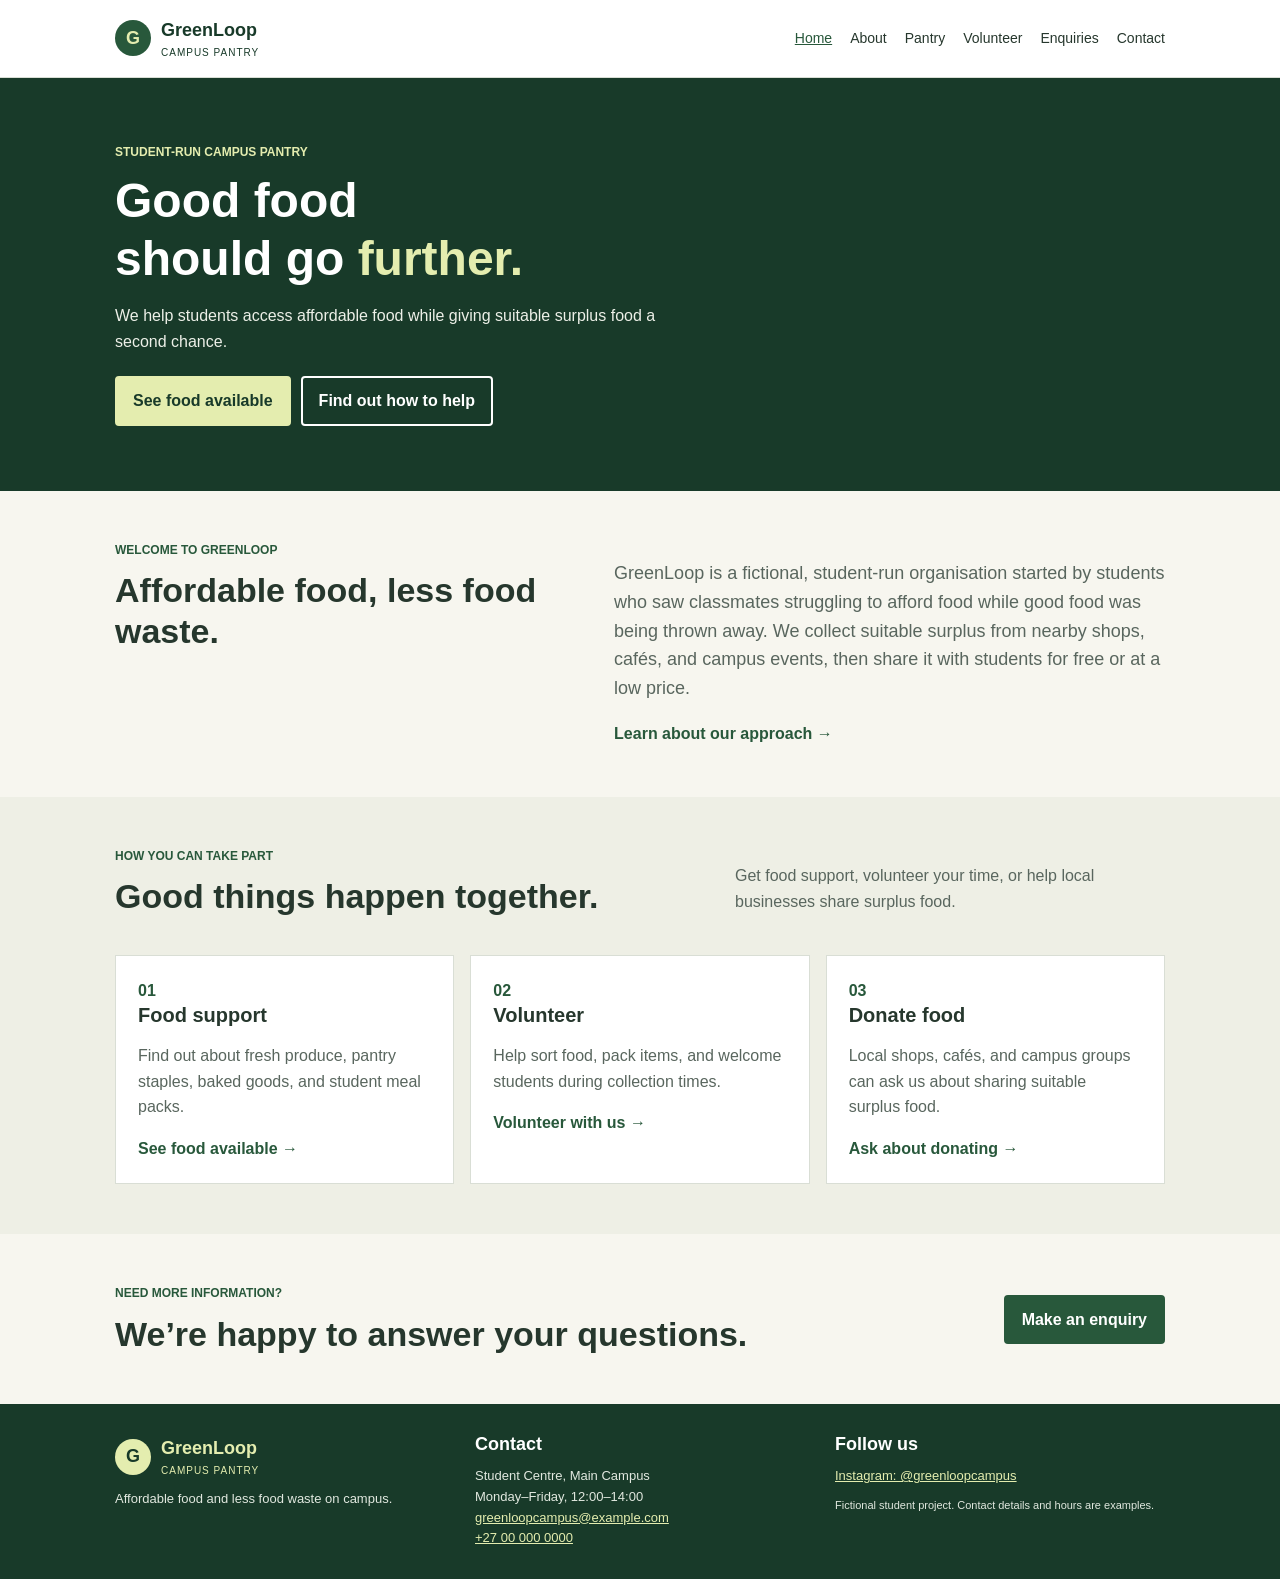
<file: index.html>
<!-- Home page for the GreenLoop Campus Pantry website. -->
<!DOCTYPE html>
<html lang="en">
<head>
  <meta charset="UTF-8">
  <meta name="viewport" content="width=device-width, initial-scale=1.0">
  <meta name="description" content="GreenLoop Campus Pantry helps students access affordable food and reduces unnecessary food waste.">
  <title>Home | GreenLoop Campus Pantry</title>
  <link rel="stylesheet" href="style.css">
</head>
<body>
  <a class="skip-link" href="#main">Skip to content</a>
  <!-- Shared site logo and navigation. -->
  <header class="site-header">
    <div class="container header-inner">
      <a class="brand" href="index.html" aria-label="Greenloop Campus Pantry home">
        <span class="brand-mark" aria-hidden="true">G</span>
        <span>GreenLoop<span class="brand-subtitle">Campus Pantry</span></span>
      </a>
      <nav class="site-nav" aria-label="Main navigation">
        <a href="index.html" aria-current="page">Home</a>
        <a href="about.html">About</a>
        <a href="products.html">Pantry</a>
        <a href="volunteer.html">Volunteer</a>
        <a href="enquiry.html">Enquiries</a>
        <a href="contact.html">Contact</a>
      </nav>
    </div>
  </header>
  <!-- Main content of the home page. -->
  <main id="main">
    <!-- Welcome message and main links. -->
    <section class="hero">
      <div class="container hero-content">
        <p class="eyebrow">Student-run campus pantry</p>
        <h1>Good food<br>should go <span>further.</span></h1>
        <p class="hero-copy">We help students access affordable food while giving suitable surplus food a second chance.</p>
        <div class="button-row">
          <a class="button button-light" href="products.html">See food available</a>
          <a class="button button-outline" href="enquiry.html">Find out how to help</a>
        </div>
      </div>
    </section>
    <!-- Short introduction to GreenLoop. -->
    <section class="section">
      <div class="container intro-grid">
        <div>
          <p class="eyebrow">Welcome to Greenloop</p>
          <h2>Affordable food, less food waste.</h2>
        </div>
        <div>
          <p class="lead">GreenLoop is a fictional, student-run organisation started by students who saw classmates struggling to afford food while good food was being thrown away. We collect suitable surplus from nearby shops, cafés, and campus events, then share it with students for free or at a low price.</p>
          <a class="text-link" href="about.html">Learn about our approach <span aria-hidden="true">→</span></a>
        </div>
      </div>
    </section>
    <!-- Quick links for visitors. -->
    <section class="section section-tint">
      <div class="container">
        <div class="section-heading">
          <div><p class="eyebrow">How you can take part</p><h2>Good things happen together.</h2></div>
          <p>Get food support, volunteer your time, or help local businesses share surplus food.</p>
        </div>
        <div class="card-grid">
          <article class="info-card"><span class="card-icon" aria-hidden="true">01</span><h3>Food support</h3><p>Find out about fresh produce, pantry staples, baked goods, and student meal packs.</p><a class="text-link" href="products.html">See food available <span aria-hidden="true">→</span></a></article>
          <article class="info-card"><span class="card-icon" aria-hidden="true">02</span><h3>Volunteer</h3><p>Help sort food, pack items, and welcome students during collection times.</p><a class="text-link" href="volunteer.html">Volunteer with us <span aria-hidden="true">→</span></a></article>
          <article class="info-card"><span class="card-icon" aria-hidden="true">03</span><h3>Donate food</h3><p>Local shops, cafés, and campus groups can ask us about sharing suitable surplus food.</p><a class="text-link" href="enquiry.html">Ask about donating <span aria-hidden="true">→</span></a></article>
        </div>
      </div>
    </section>
    <!-- Final link to the enquiry page. -->
    <section class="section cta-section">
      <div class="container cta-inner">
        <div><p class="eyebrow">Need more information?</p><h2>We’re happy to answer your questions.</h2></div>
        <a class="button button-dark" href="enquiry.html">Make an enquiry</a>
      </div>
    </section>
  </main>
  <!-- Shared contact information and project note. -->
  <footer class="site-footer">
    <div class="container footer-content">
      <div><a class="brand brand-footer" href="index.html"><span class="brand-mark" aria-hidden="true">G</span><span>GreenLoop<span class="brand-subtitle">Campus Pantry</span></span></a><p>Affordable food and less food waste on campus.</p></div>
      <div><h2>Contact</h2><address>Student Centre, Main Campus<br>Monday–Friday, 12:00–14:00<br><a href="mailto:greenloopcampus@example.com">greenloopcampus@example.com</a><br><a href="tel:+27000000000">+27 00 000 0000</a></address></div>
      <div><h2>Follow us</h2><p><a href="https://www.instagram.com/greenloopcampus" target="_blank" rel="noopener noreferrer">Instagram: @greenloopcampus</a></p><p class="footer-note">Fictional student project. Contact details and hours are examples.</p></div>
    </div>
  </footer>
</body>
</html>
</file>
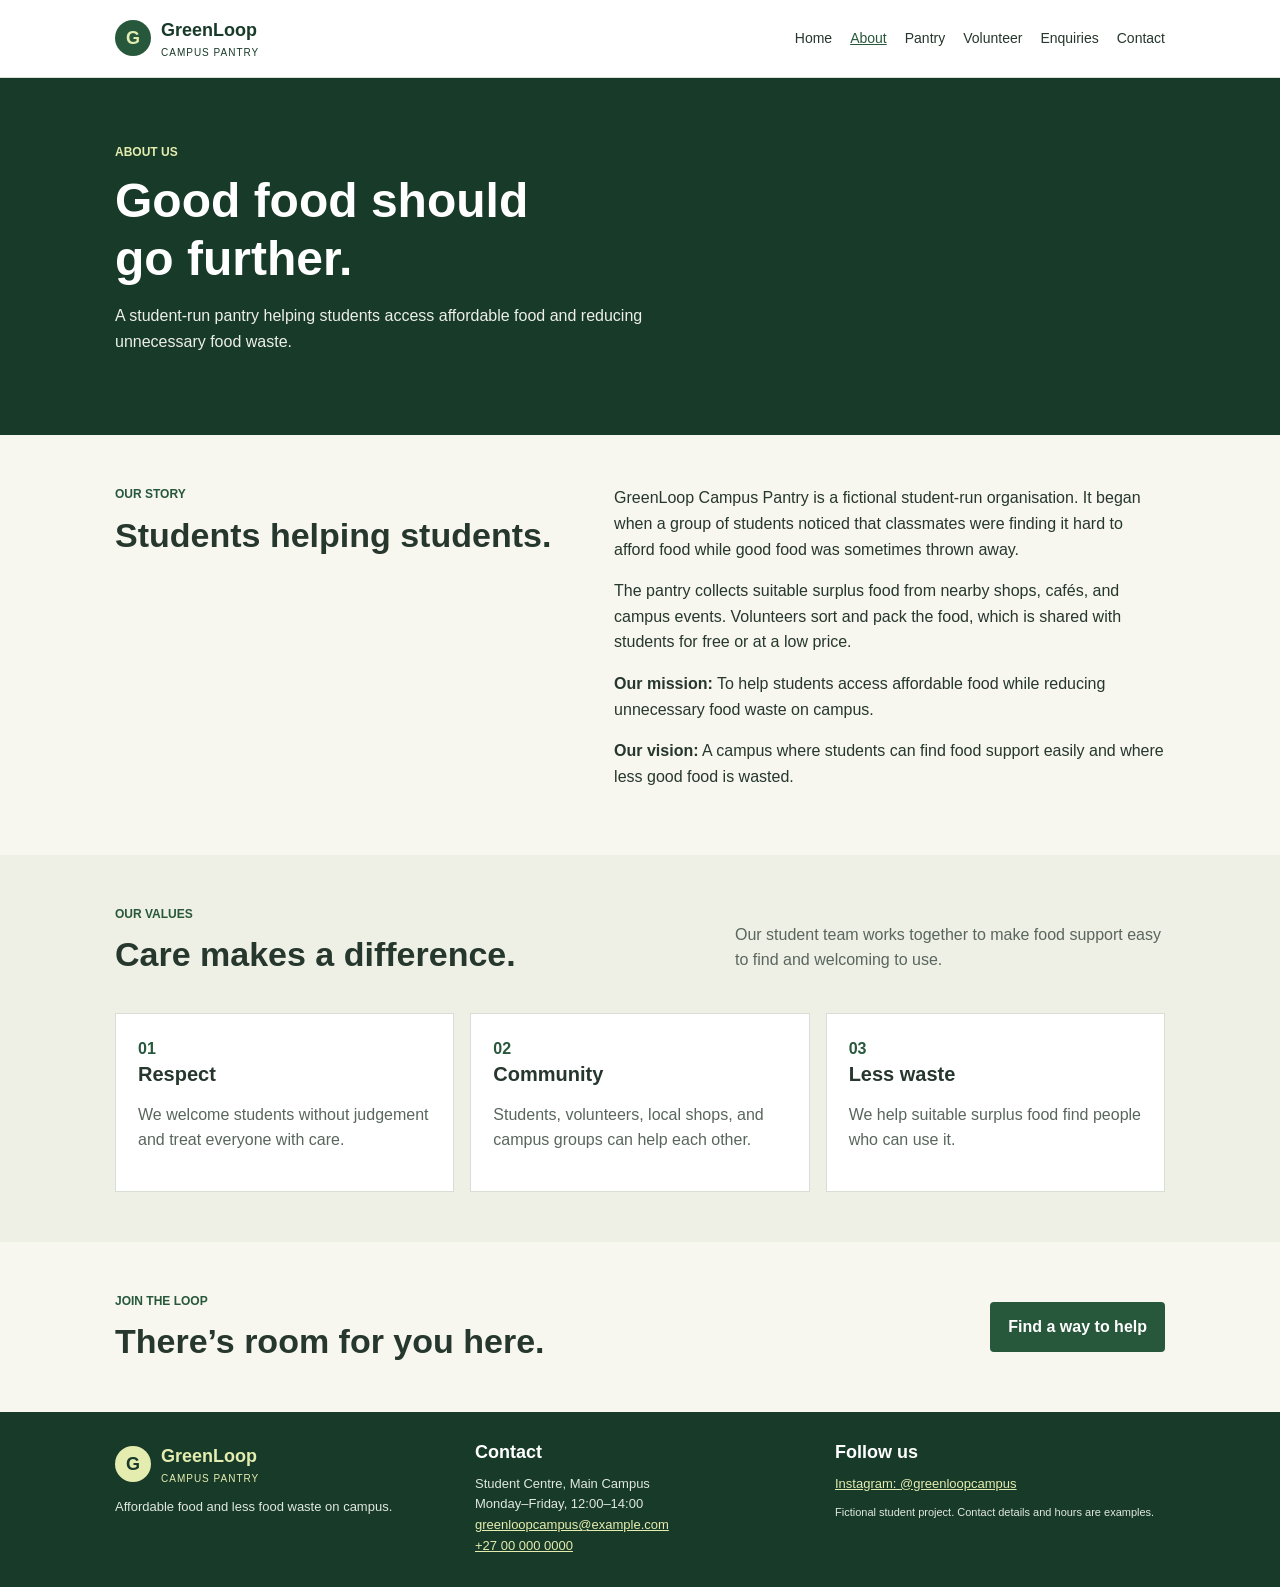
<file: about.html>
<!-- About page for the GreenLoop Campus Pantry website. -->
<!DOCTYPE html>
<html lang="en">
<head>
  <meta charset="UTF-8">
  <meta name="viewport" content="width=device-width, initial-scale=1.0">
  <meta name="description" content="Learn about GreenLoop Campus Pantry, its mission, and its vision for campus food support.">
  <title>About | GreenLoop Campus Pantry</title>
  <link rel="stylesheet" href="style.css">
</head>
<body>
  <a class="skip-link" href="#main">Skip to content</a>
  <!-- Shared site logo and navigation. -->
  <header class="site-header"><div class="container header-inner">
    <a class="brand" href="index.html" aria-label="GreenLoop Campus Pantry home"><span class="brand-mark" aria-hidden="true">G</span><span>GreenLoop<span class="brand-subtitle">Campus Pantry</span></span></a>
    <nav class="site-nav" aria-label="Main navigation"><a href="index.html">Home</a><a href="about.html" aria-current="page">About</a><a href="products.html">Pantry</a><a href="volunteer.html">Volunteer</a><a href="enquiry.html">Enquiries</a><a href="contact.html">Contact</a></nav>
  </div></header>
  <!-- Main information about GreenLoop. -->
  <main id="main">
    <!-- Page title and introduction. -->
    <section class="page-hero"><div class="container page-hero-inner"><p class="eyebrow">About us</p><h1>Good food should<br>go further.</h1><p>A student-run pantry helping students access affordable food and reducing unnecessary food waste.</p></div></section>
    <!-- Organisation history, mission, and vision. -->
    <section class="section"><div class="container story-grid">
      <div><p class="eyebrow">Our story</p><h2>Students helping students.</h2></div>
      <div class="prose"><p>GreenLoop Campus Pantry is a fictional student-run organisation. It began when a group of students noticed that classmates were finding it hard to afford food while good food was sometimes thrown away.</p><p>The pantry collects suitable surplus food from nearby shops, cafés, and campus events. Volunteers sort and pack the food, which is shared with students for free or at a low price.</p><p><strong>Our mission:</strong> To help students access affordable food while reducing unnecessary food waste on campus.</p><p><strong>Our vision:</strong> A campus where students can find food support easily and where less good food is wasted.</p></div>
    </div></section>
    <!-- Values that guide the pantry. -->
    <section class="section section-tint"><div class="container">
      <div class="section-heading"><div><p class="eyebrow">Our values</p><h2>Care makes a difference.</h2></div><p>Our student team works together to make food support easy to find and welcoming to use.</p></div>
      <div class="value-grid"><article class="value-card"><span class="value-number">01</span><h3>Respect</h3><p>We welcome students without judgement and treat everyone with care.</p></article><article class="value-card"><span class="value-number">02</span><h3>Community</h3><p>Students, volunteers, local shops, and campus groups can help each other.</p></article><article class="value-card"><span class="value-number">03</span><h3>Less waste</h3><p>We help suitable surplus food find people who can use it.</p></article></div>
    </div></section>
    <!-- Link to volunteer information. -->
    <section class="section"><div class="container cta-inner"><div><p class="eyebrow">Join the loop</p><h2>There’s room for you here.</h2></div><a class="button button-dark" href="volunteer.html">Find a way to help</a></div></section>
  </main>
  <!-- Shared contact information and project note. -->
  <footer class="site-footer">
    <div class="container footer-content">
      <div><a class="brand brand-footer" href="index.html"><span class="brand-mark" aria-hidden="true">G</span><span>GreenLoop<span class="brand-subtitle">Campus Pantry</span></span></a><p>Affordable food and less food waste on campus.</p></div>
      <div><h2>Contact</h2><address>Student Centre, Main Campus<br>Monday–Friday, 12:00–14:00<br><a href="mailto:greenloopcampus@example.com">greenloopcampus@example.com</a><br><a href="tel:+27000000000">+27 00 000 0000</a></address></div>
      <div><h2>Follow us</h2><p><a href="https://www.instagram.com/greenloopcampus" target="_blank" rel="noopener noreferrer">Instagram: @greenloopcampus</a></p><p class="footer-note">Fictional student project. Contact details and hours are examples.</p></div>
    </div>
  </footer>
</body>
</html>
</file>
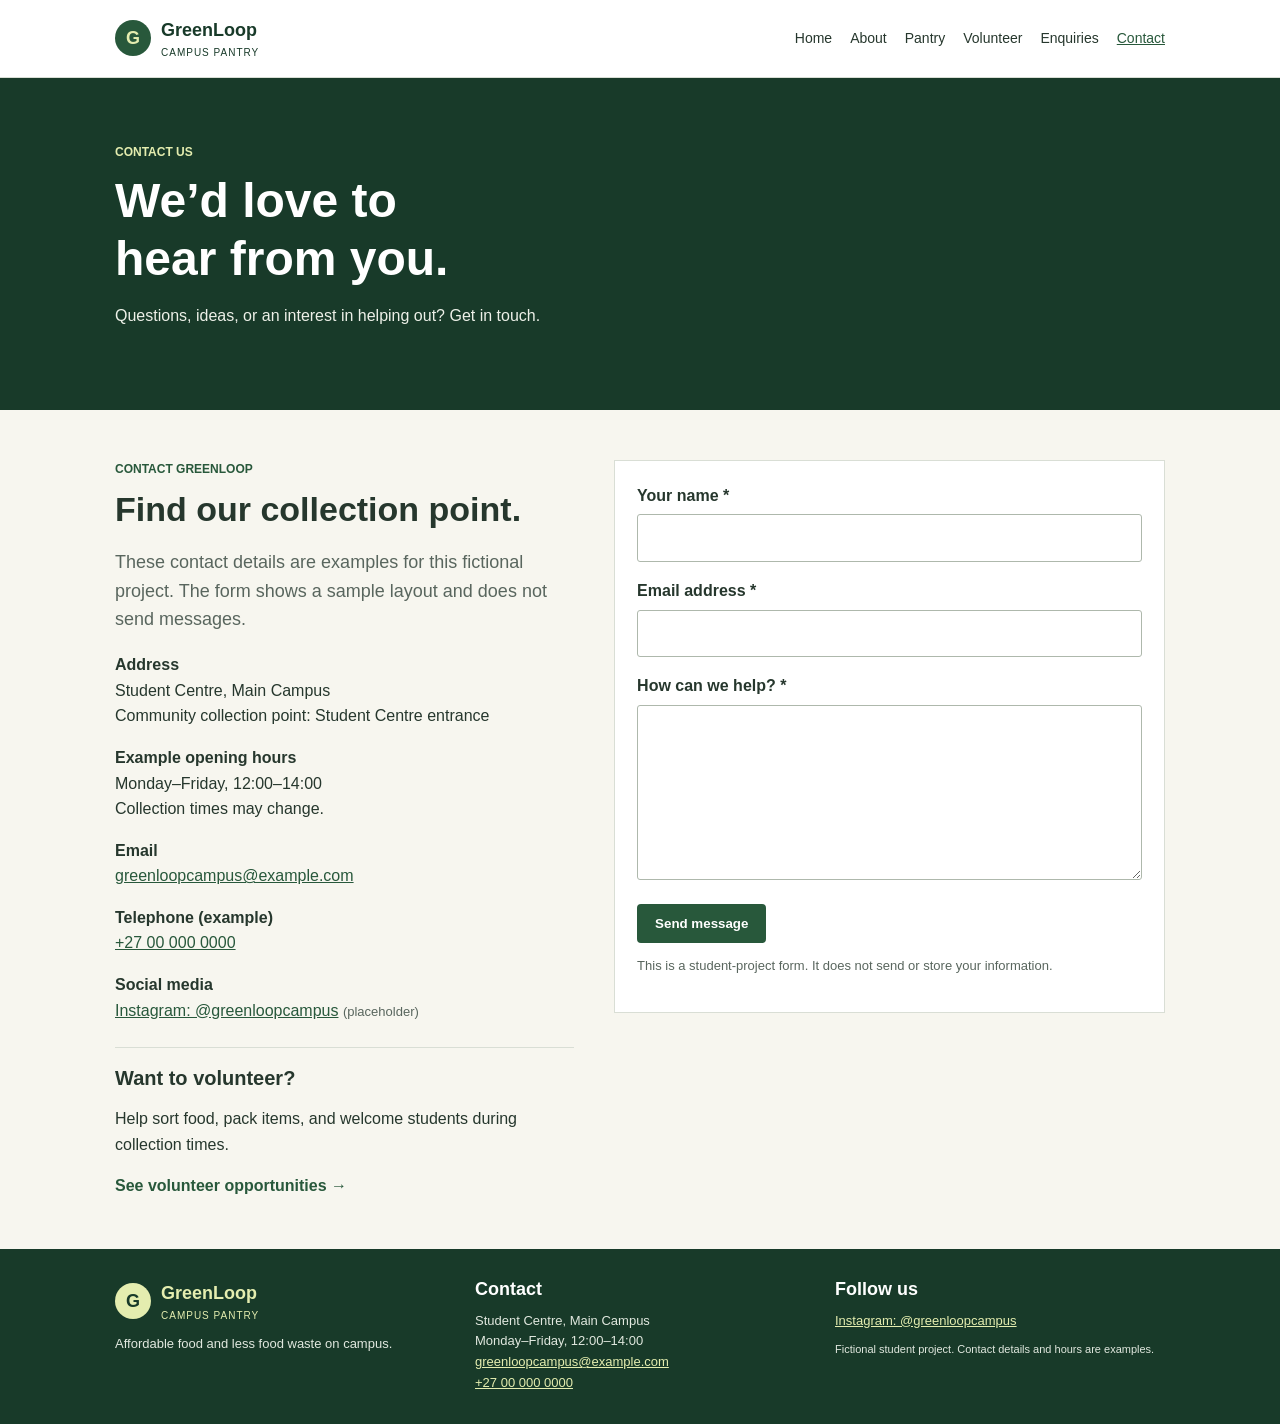
<file: contact.html>
<!-- Contact page with example details and a sample form. -->
<!DOCTYPE html>
<html lang="en">
<head>
  <meta charset="UTF-8">
  <meta name="viewport" content="width=device-width, initial-scale=1.0">
  <meta name="description" content="Contact the Greenloop Campus Pantry to ask a question or register your interest in volunteering.">
  <title>Contact | Greenloop Campus Pantry</title>
  <link rel="stylesheet" href="style.css">
</head>
<body>
  <a class="skip-link" href="#main">Skip to content</a>
  <!-- Shared site logo and navigation. -->
  <header class="site-header"><div class="container header-inner">
    <a class="brand" href="index.html" aria-label="GreenLoop Campus Pantry home"><span class="brand-mark" aria-hidden="true">G</span><span>GreenLoop<span class="brand-subtitle">Campus Pantry</span></span></a>
    <nav class="site-nav" aria-label="Main navigation"><a href="index.html">Home</a><a href="about.html">About</a><a href="products.html">Pantry</a><a href="volunteer.html">Volunteer</a><a href="enquiry.html">Enquiries</a><a href="contact.html" aria-current="page">Contact</a></nav>
  </div></header>
  <!-- Main contact information and form. -->
  <main id="main">
    <!-- Page title and contact details. -->
    <section class="page-hero"><div class="container page-hero-inner"><p class="eyebrow">Contact us</p><h1>We’d love to<br>hear from you.</h1><p>Questions, ideas, or an interest in helping out? Get in touch.</p></div></section>
    <section class="section"><div class="container contact-layout">
      <div><p class="eyebrow">Contact GreenLoop</p><h2>Find our collection point.</h2><p class="lead">These contact details are examples for this fictional project. The form shows a sample layout and does not send messages.</p>
        <!-- These are example details for the fictional project. -->
        <div class="contact-details">
          <p><strong>Address</strong><br>Student Centre, Main Campus<br>Community collection point: Student Centre entrance</p>
          <p><strong>Example opening hours</strong><br>Monday–Friday, 12:00–14:00<br>Collection times may change.</p>
          <p><strong>Email</strong><br><a href="mailto:greenloopcampus@example.com">greenloopcampus@example.com</a></p>
          <p><strong>Telephone (example)</strong><br><a href="tel:+27000000000">+27 00 000 0000</a></p>
          <p><strong>Social media</strong><br><a href="https://www.instagram.com/greenloopcampus" target="_blank" rel="noopener noreferrer">Instagram: @greenloopcampus</a> <span>(placeholder)</span></p>
        </div>
        <div class="contact-note"><h3>Want to volunteer?</h3><p>Help sort food, pack items, and welcome students during collection times.</p><a class="text-link" href="volunteer.html">See volunteer opportunities <span aria-hidden="true">→</span></a></div>
      </div>
      <!-- The demo form displays a message but does not send data. -->
      <form class="form-card" action="#" method="post" data-demo-form>
        <div class="field"><label for="contact-name">Your name <span aria-hidden="true">*</span></label><input id="contact-name" name="name" type="text" autocomplete="name" required></div>
        <div class="field"><label for="contact-email">Email address <span aria-hidden="true">*</span></label><input id="contact-email" name="email" type="email" autocomplete="email" required></div>
        <div class="field"><label for="contact-message">How can we help? <span aria-hidden="true">*</span></label><textarea id="contact-message" name="message" rows="6" required></textarea></div>
        <button class="button button-dark" type="submit">Send message</button>
        <p class="form-status" role="status" hidden></p>
        <p class="form-disclaimer">This is a student-project form. It does not send or store your information.</p>
      </form>
    </div></section>
  </main>
  <!-- Shared contact information and project note. -->
  <footer class="site-footer">
  <!-- Adds a confirmation message to demo forms. -->
    <div class="container footer-content">
      <div><a class="brand brand-footer" href="index.html"><span class="brand-mark" aria-hidden="true">G</span><span>GreenLoop<span class="brand-subtitle">Campus Pantry</span></span></a><p>Affordable food and less food waste on campus.</p></div>
      <div><h2>Contact</h2><address>Student Centre, Main Campus<br>Monday–Friday, 12:00–14:00<br><a href="mailto:greenloopcampus@example.com">greenloopcampus@example.com</a><br><a href="tel:+27000000000">+27 00 000 0000</a></address></div>
      <div><h2>Follow us</h2><p><a href="https://www.instagram.com/greenloopcampus" target="_blank" rel="noopener noreferrer">Instagram: @greenloopcampus</a></p><p class="footer-note">Fictional student project. Contact details and hours are examples.</p></div>
    </div>
  </footer>
  <script src="script.js" defer></script>
</body>
</html>
</file>
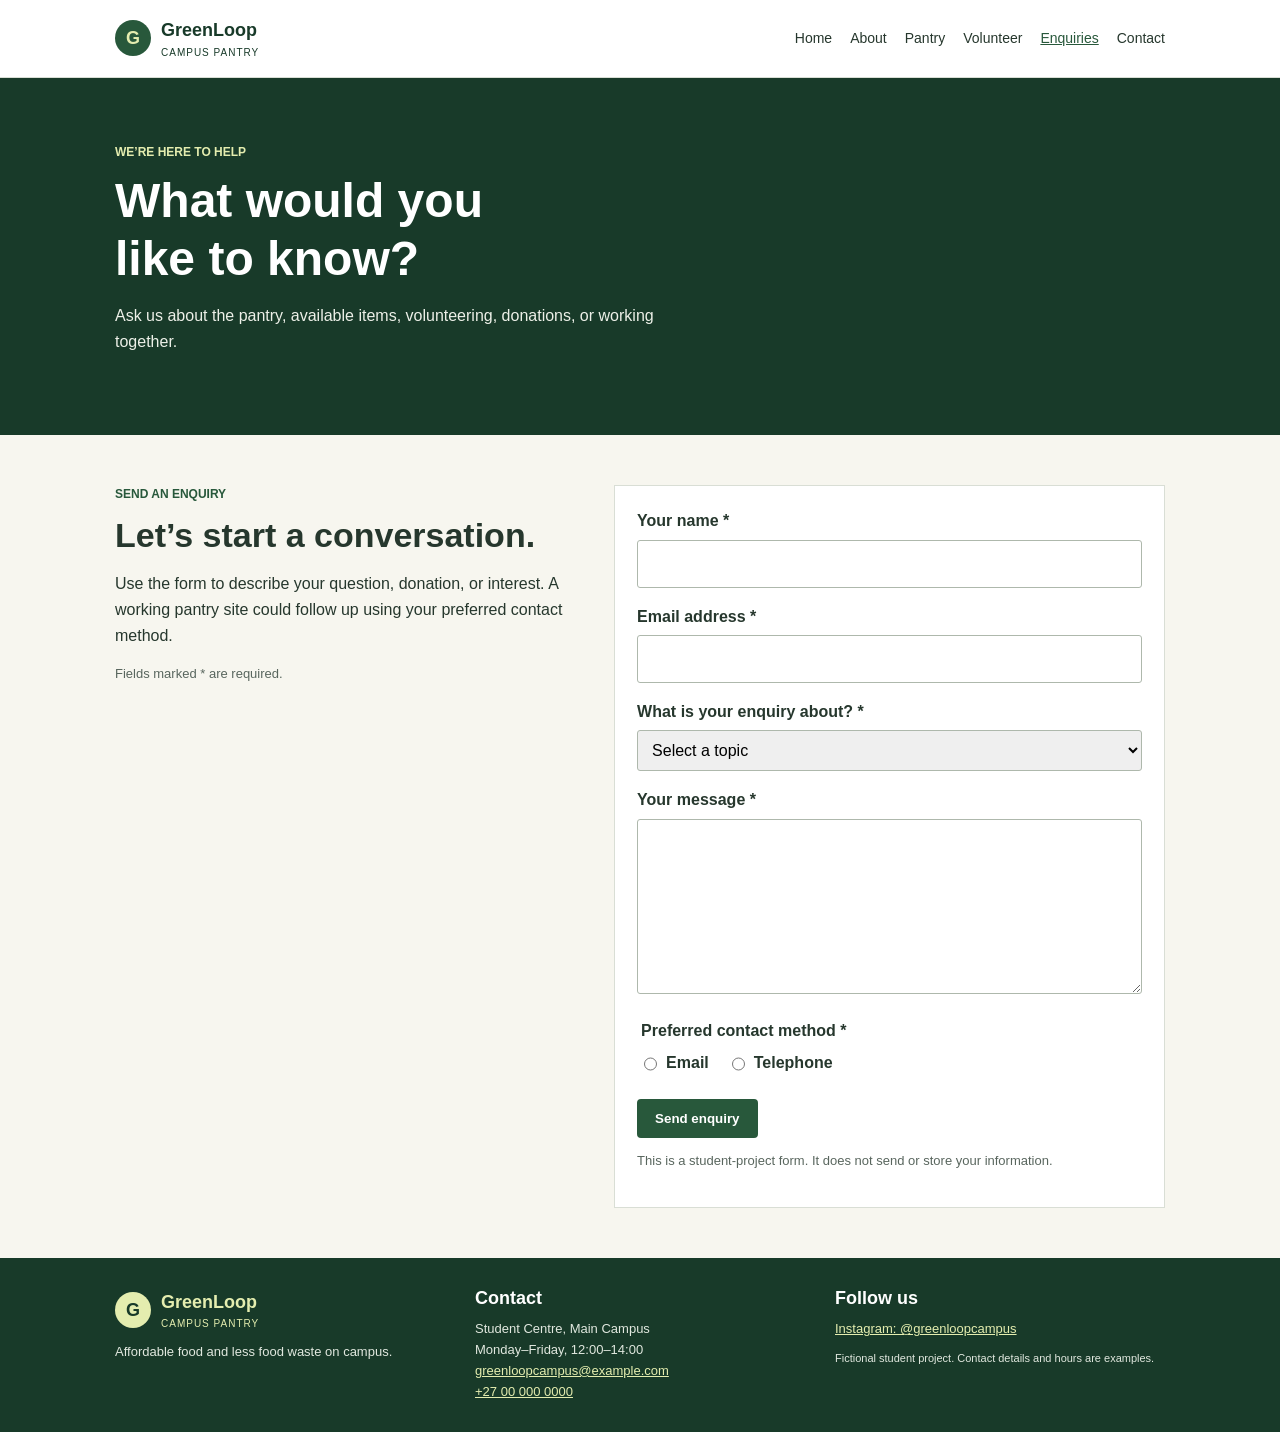
<file: enquiry.html>
<!-- Enquiry page with a sample, non-working form. -->
<!DOCTYPE html>
<html lang="en">
<head>
  <meta charset="UTF-8">
  <meta name="viewport" content="width=device-width, initial-scale=1.0">
  <meta name="description" content="Ask the Greenloop Campus Pantry about access, availability, donations, or partnerships.">
  <title>Enquiries | Greenloop Campus Pantry</title>
  <link rel="stylesheet" href="style.css">
</head>
<body>
  <a class="skip-link" href="#main">Skip to content</a>
  <!-- Shared site logo and navigation. -->
  <header class="site-header"><div class="container header-inner">
    <a class="brand" href="index.html" aria-label="GreenLoop Campus Pantry home"><span class="brand-mark" aria-hidden="true">G</span><span>GreenLoop<span class="brand-subtitle">Campus Pantry</span></span></a>
    <nav class="site-nav" aria-label="Main navigation"><a href="index.html">Home</a><a href="about.html">About</a><a href="products.html">Pantry</a><a href="volunteer.html">Volunteer</a><a href="enquiry.html" aria-current="page">Enquiries</a><a href="contact.html">Contact</a></nav>
  </div></header>
  <!-- Main enquiry information and form. -->
  <main id="main">
    <!-- Page title and enquiry form. -->
    <section class="page-hero"><div class="container page-hero-inner"><p class="eyebrow">We’re here to help</p><h1>What would you<br>like to know?</h1><p>Ask us about the pantry, available items, volunteering, donations, or working together.</p></div></section>
    <section class="section"><div class="container form-layout">
      <div class="form-intro"><p class="eyebrow">Send an enquiry</p><h2>Let’s start a conversation.</h2><p>Use the form to describe your question, donation, or interest. A working pantry site could follow up using your preferred contact method.</p><p class="small-note">Fields marked <span aria-hidden="true">*</span> are required.</p></div>
      <!-- The demo form displays a message but does not send data. -->
      <form class="form-card" action="#" method="post" data-demo-form>
        <div class="field"><label for="name">Your name <span aria-hidden="true">*</span></label><input id="name" name="name" type="text" autocomplete="name" required></div>
        <div class="field"><label for="email">Email address <span aria-hidden="true">*</span></label><input id="email" name="email" type="email" autocomplete="email" required></div>
        <div class="field"><label for="topic">What is your enquiry about? <span aria-hidden="true">*</span></label><select id="topic" name="topic" required><option value="" selected disabled>Select a topic</option><option>Food or product question</option><option>Volunteer interest</option><option>Food donation</option><option>Sponsorship or partnership</option><option>Something else</option></select></div>
        <div class="field"><label for="message">Your message <span aria-hidden="true">*</span></label><textarea id="message" name="message" rows="6" required></textarea></div>
        <fieldset class="field contact-choice"><legend>Preferred contact method <span aria-hidden="true">*</span></legend><label><input type="radio" name="preferred-contact" value="email" required> Email</label><label><input type="radio" name="preferred-contact" value="telephone"> Telephone</label></fieldset>
        <button class="button button-dark" type="submit">Send enquiry</button>
        <p class="form-status" role="status" hidden></p>
        <p class="form-disclaimer">This is a student-project form. It does not send or store your information.</p>
      </form>
    </div></section>
  </main>
  <!-- Shared contact information and project note. -->
  <footer class="site-footer">
  <!-- Adds a confirmation message to demo forms. -->
    <div class="container footer-content">
      <div><a class="brand brand-footer" href="index.html"><span class="brand-mark" aria-hidden="true">G</span><span>GreenLoop<span class="brand-subtitle">Campus Pantry</span></span></a><p>Affordable food and less food waste on campus.</p></div>
      <div><h2>Contact</h2><address>Student Centre, Main Campus<br>Monday–Friday, 12:00–14:00<br><a href="mailto:greenloopcampus@example.com">greenloopcampus@example.com</a><br><a href="tel:+27000000000">+27 00 000 0000</a></address></div>
      <div><h2>Follow us</h2><p><a href="https://www.instagram.com/greenloopcampus" target="_blank" rel="noopener noreferrer">Instagram: @greenloopcampus</a></p><p class="footer-note">Fictional student project. Contact details and hours are examples.</p></div>
    </div>
  </footer>
  <script src="script.js" defer></script>
</body>
</html>
</file>
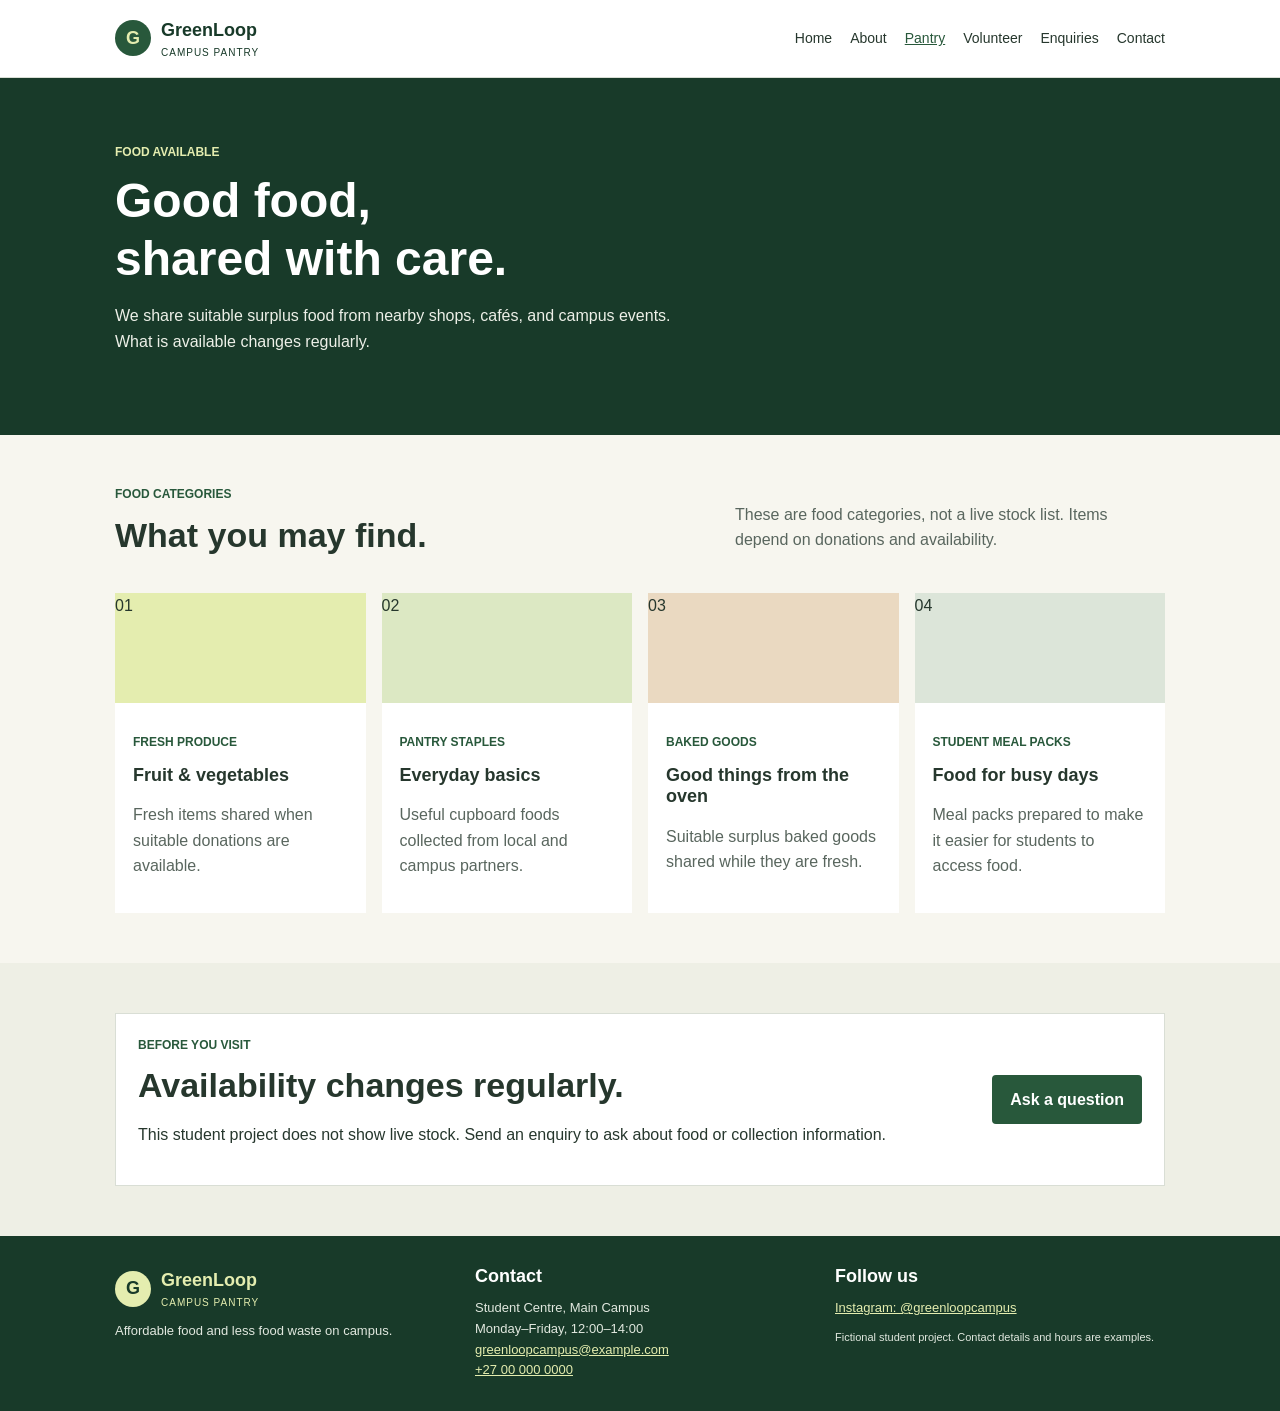
<file: products.html>
<!-- Pantry page showing example food categories. -->
<!DOCTYPE html>
<html lang="en">
<head>
  <meta charset="UTF-8">
  <meta name="viewport" content="width=device-width, initial-scale=1.0">
  <meta name="description" content="Explore the fresh produce, pantry staples, baked goods, and meal packs offered by GreenLoop Campus Pantry.">
  <title>Pantry | GreenLoop Campus Pantry</title>
  <link rel="stylesheet" href="style.css">
</head>
<body>
  <a class="skip-link" href="#main">Skip to content</a>
  <!-- Shared site logo and navigation. -->
  <header class="site-header"><div class="container header-inner">
    <a class="brand" href="index.html" aria-label="GreenLoop Campus Pantry home"><span class="brand-mark" aria-hidden="true">G</span><span>GreenLoop<span class="brand-subtitle">Campus Pantry</span></span></a>
    <nav class="site-nav" aria-label="Main navigation"><a href="index.html">Home</a><a href="about.html">About</a><a href="products.html" aria-current="page">Pantry</a><a href="volunteer.html">Volunteer</a><a href="enquiry.html">Enquiries</a><a href="contact.html">Contact</a></nav>
  </div></header>
  <!-- Main food information. -->
  <main id="main">
    <!-- Page title and stock notice. -->
    <section class="page-hero"><div class="container page-hero-inner"><p class="eyebrow">Food available</p><h1>Good food,<br>shared with care.</h1><p>We share suitable surplus food from nearby shops, cafés, and campus events. What is available changes regularly.</p></div></section>
    <!-- Example pantry food categories. -->
    <section class="section"><div class="container">
      <div class="section-heading"><div><p class="eyebrow">Food categories</p><h2>What you may find.</h2></div><p>These are food categories, not a live stock list. Items depend on donations and availability.</p></div>
      <div class="product-grid">
        <article class="product-card"><div class="product-art art-grain" aria-hidden="true"><span>01</span></div><div class="product-copy"><p class="product-label">Fresh produce</p><h3>Fruit &amp; vegetables</h3><p>Fresh items shared when suitable donations are available.</p></div></article>
        <article class="product-card"><div class="product-art art-fresh" aria-hidden="true"><span>02</span></div><div class="product-copy"><p class="product-label">Pantry staples</p><h3>Everyday basics</h3><p>Useful cupboard foods collected from local and campus partners.</p></div></article>
        <article class="product-card"><div class="product-art art-care" aria-hidden="true"><span>03</span></div><div class="product-copy"><p class="product-label">Baked goods</p><h3>Good things from the oven</h3><p>Suitable surplus baked goods shared while they are fresh.</p></div></article>
        <article class="product-card"><div class="product-art art-household" aria-hidden="true"><span>04</span></div><div class="product-copy"><p class="product-label">Student meal packs</p><h3>Food for busy days</h3><p>Meal packs prepared to make it easier for students to access food.</p></div></article>
      </div>
    </div></section>
    <!-- Reminder that availability changes. -->
    <section class="section section-tint"><div class="container notice-panel"><div><p class="eyebrow">Before you visit</p><h2>Availability changes regularly.</h2><p>This student project does not show live stock. Send an enquiry to ask about food or collection information.</p></div><a class="button button-dark" href="enquiry.html">Ask a question</a></div></section>
  </main>
  <!-- Shared contact information and project note. -->
  <footer class="site-footer">
    <div class="container footer-content">
      <div><a class="brand brand-footer" href="index.html"><span class="brand-mark" aria-hidden="true">G</span><span>GreenLoop<span class="brand-subtitle">Campus Pantry</span></span></a><p>Affordable food and less food waste on campus.</p></div>
      <div><h2>Contact</h2><address>Student Centre, Main Campus<br>Monday–Friday, 12:00–14:00<br><a href="mailto:greenloopcampus@example.com">greenloopcampus@example.com</a><br><a href="tel:+27000000000">+27 00 000 0000</a></address></div>
      <div><h2>Follow us</h2><p><a href="https://www.instagram.com/greenloopcampus" target="_blank" rel="noopener noreferrer">Instagram: @greenloopcampus</a></p><p class="footer-note">Fictional student project. Contact details and hours are examples.</p></div>
    </div>
  </footer>
</body>
</html>
</file>
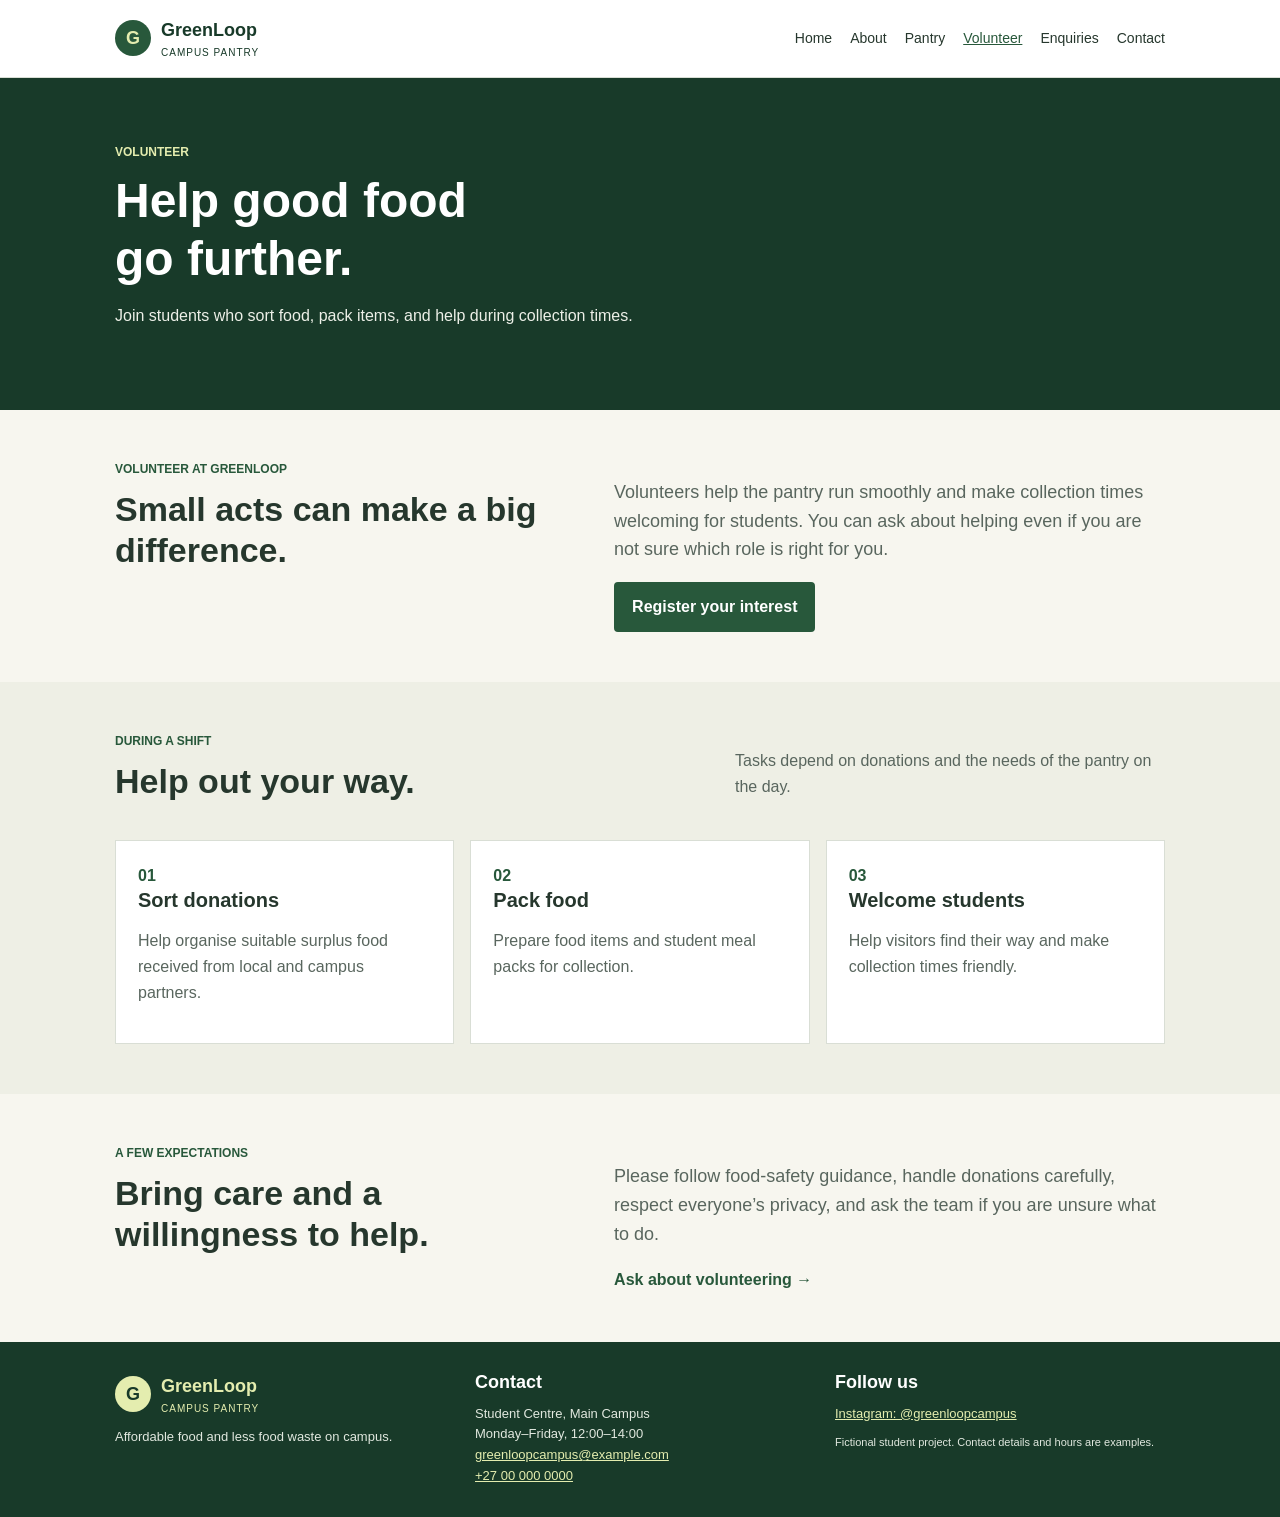
<file: volunteer.html>
<!-- Volunteer page for the GreenLoop Campus Pantry website. -->
<!DOCTYPE html>
<html lang="en">
<head>
  <meta charset="UTF-8">
  <meta name="viewport" content="width=device-width, initial-scale=1.0">
  <meta name="description" content="Find out how to volunteer with the Greenloop Campus Pantry.">
  <title>Volunteer | Greenloop Campus Pantry</title>
  <link rel="stylesheet" href="style.css">
</head>
<body>
  <a class="skip-link" href="#main">Skip to content</a>
  <!-- Shared site logo and navigation. -->
  <header class="site-header"><div class="container header-inner">
    <a class="brand" href="index.html" aria-label="GreenLoop Campus Pantry home"><span class="brand-mark" aria-hidden="true">G</span><span>GreenLoop<span class="brand-subtitle">Campus Pantry</span></span></a>
    <nav class="site-nav" aria-label="Main navigation"><a href="index.html">Home</a><a href="about.html">About</a><a href="products.html">Pantry</a><a href="volunteer.html" aria-current="page">Volunteer</a><a href="enquiry.html">Enquiries</a><a href="contact.html">Contact</a></nav>
  </div></header>
  <!-- Main volunteer information. -->
  <main id="main">
    <!-- Page title and introduction. -->
    <section class="page-hero"><div class="container page-hero-inner"><p class="eyebrow">Volunteer</p><h1>Help good food<br>go further.</h1><p>Join students who sort food, pack items, and help during collection times.</p></div></section>
    <!-- How to register interest. -->
    <section class="section"><div class="container intro-grid">
      <div><p class="eyebrow">Volunteer at GreenLoop</p><h2>Small acts can make a big difference.</h2></div>
      <div><p class="lead">Volunteers help the pantry run smoothly and make collection times welcoming for students. You can ask about helping even if you are not sure which role is right for you.</p><a class="button button-dark" href="enquiry.html">Register your interest</a></div>
    </div></section>
    <!-- Examples of volunteer tasks. -->
    <section class="section section-tint"><div class="container"><div class="section-heading"><div><p class="eyebrow">During a shift</p><h2>Help out your way.</h2></div><p>Tasks depend on donations and the needs of the pantry on the day.</p></div>
      <div class="card-grid"><article class="info-card"><span class="card-icon" aria-hidden="true">01</span><h3>Sort donations</h3><p>Help organise suitable surplus food received from local and campus partners.</p></article><article class="info-card"><span class="card-icon" aria-hidden="true">02</span><h3>Pack food</h3><p>Prepare food items and student meal packs for collection.</p></article><article class="info-card"><span class="card-icon" aria-hidden="true">03</span><h3>Welcome students</h3><p>Help visitors find their way and make collection times friendly.</p></article></div>
    </div></section>
    <!-- Basic volunteer expectations. -->
    <section class="section"><div class="container intro-grid"><div><p class="eyebrow">A few expectations</p><h2>Bring care and a willingness to help.</h2></div><div><p class="lead">Please follow food-safety guidance, handle donations carefully, respect everyone’s privacy, and ask the team if you are unsure what to do.</p><a class="text-link" href="enquiry.html">Ask about volunteering <span aria-hidden="true">→</span></a></div></div></section>
  </main>
  <!-- Shared contact information and project note. -->
  <footer class="site-footer">
    <div class="container footer-content">
      <div><a class="brand brand-footer" href="index.html"><span class="brand-mark" aria-hidden="true">G</span><span>GreenLoop<span class="brand-subtitle">Campus Pantry</span></span></a><p>Affordable food and less food waste on campus.</p></div>
      <div><h2>Contact</h2><address>Student Centre, Main Campus<br>Monday–Friday, 12:00–14:00<br><a href="mailto:greenloopcampus@example.com">greenloopcampus@example.com</a><br><a href="tel:+27000000000">+27 00 000 0000</a></address></div>
      <div><h2>Follow us</h2><p><a href="https://www.instagram.com/greenloopcampus" target="_blank" rel="noopener noreferrer">Instagram: @greenloopcampus</a></p><p class="footer-note">Fictional student project. Contact details and hours are examples.</p></div>
    </div>
  </footer>
</body>
</html>
</file>
<file: style.css>
/* Shared styles used by every page. */
* { box-sizing: border-box; }
body { margin: 0; background: #f7f6ef; color: #26372d; font: 16px/1.6 Arial, sans-serif; }
a { color: #28583b; }
.container { width: 90%; max-width: 1050px; margin: auto; }
.skip-link { position: absolute; top: -50px; left: 12px; padding: 8px; background: white; }
.skip-link:focus { top: 12px; }

/* Header, logo, and navigation. */
.site-header, .info-card, .value-card, .product-card, .form-card, .notice-panel { background: white; }
.site-header { border-bottom: 1px solid #d9ded5; }
.header-inner, .footer-inner { display: flex; align-items: center; justify-content: space-between; gap: 20px; padding: 16px 0; }
.brand { display: flex; align-items: center; gap: 10px; color: #183a29; font-size: 18px; font-weight: bold; text-decoration: none; }
.brand-mark { display: grid; width: 36px; height: 36px; place-items: center; border-radius: 50%; background: #28583b; color: #e4edaf; }
.brand-subtitle { display: block; font-size: 10px; font-weight: normal; letter-spacing: 1px; text-transform: uppercase; }
.site-nav { display: flex; flex-wrap: wrap; gap: 8px 18px; }
.site-nav a { color: #26372d; font-size: 14px; text-decoration: none; }
.site-nav a:hover, .site-nav a[aria-current="page"], .text-link:hover { color: #28583b; text-decoration: underline; }

/* Page headings, hero areas, and buttons. */
.hero, .page-hero, .site-footer { background: #183a29; color: white; }
.hero, .page-hero { padding: 65px 0; }
h1, h2, h3 { line-height: 1.2; }
.hero h1, .page-hero h1 { max-width: 700px; margin: 0 0 16px; font-size: 48px; }
.hero h1 span { color: #e4edaf; }
.hero-copy, .page-hero-inner > p:last-child { max-width: 580px; color: #edf0e8; }
.eyebrow { margin: 0 0 10px; color: #28583b; font-size: 12px; font-weight: bold; text-transform: uppercase; }
.hero .eyebrow, .page-hero .eyebrow { color: #e4edaf; }
.button-row { display: flex; flex-wrap: wrap; gap: 10px; margin-top: 22px; }
.button { display: inline-block; padding: 10px 16px; border: 2px solid #28583b; border-radius: 4px; background: #28583b; color: white; font-weight: bold; text-decoration: none; cursor: pointer; }
.button:hover { background: #183a29; }
.button-light { border-color: #e4edaf; background: #e4edaf; color: #183a29; }
.button-outline { border-color: white; background: transparent; }

/* Shared content sections and cards. */
.section { padding: 50px 0; }
.section-tint, .form-status { background: #eeefe5; }
h2 { margin: 0 0 14px; font-size: 34px; }
h3 { margin: 0 0 8px; font-size: 20px; }
.intro-grid, .story-grid, .form-layout, .contact-layout { display: grid; grid-template-columns: 1fr 1.2fr; gap: 40px; align-items: start; }
.lead { color: #59665e; font-size: 18px; }
.prose p { margin-top: 0; }
.section-heading, .cta-inner, .notice-panel { display: flex; align-items: center; justify-content: space-between; gap: 24px; }
.section-heading { margin-bottom: 24px; }
.section-heading > p { max-width: 430px; color: #59665e; }
.card-grid, .value-grid { display: grid; grid-template-columns: repeat(3, 1fr); gap: 16px; }
.info-card, .value-card, .form-card, .notice-panel { padding: 22px; border: 1px solid #d9ded5; }
.card-icon, .value-number { color: #28583b; font-weight: bold; }
.info-card p, .value-card p, .product-copy p { color: #59665e; }
.text-link { font-weight: bold; text-decoration: none; }
.cta-inner h2, .notice-panel h2 { margin-bottom: 0; }

/* Food category cards. */
.product-grid { display: grid; grid-template-columns: repeat(4, 1fr); gap: 16px; }
.product-card { padding: 0; }
.product-art { height: 110px; background: #e4edaf; }
.art-fresh { background: #dce8c3; }
.art-care { background: #ead9c1; }
.art-household { background: #dce5d9; }
.product-copy { padding: 18px; }
.product-label { color: #28583b !important; font-size: 12px; font-weight: bold; text-transform: uppercase; }
.product-copy h3 { font-size: 18px; }

/* Forms and contact details. */
.field { margin-bottom: 16px; }
.field label, .contact-choice legend { display: block; margin-bottom: 6px; font-weight: bold; }
.field input:not([type="radio"]), .field select, .field textarea { width: 100%; padding: 10px; border: 1px solid #aeb8ac; border-radius: 3px; font: inherit; }
.field textarea { resize: vertical; }
.field input:focus, .field select:focus, .field textarea:focus { outline: 2px solid #28583b; }
.contact-choice { padding: 0; border: 0; }
.contact-choice label { display: inline-flex; gap: 6px; margin-right: 18px; }
.small-note, .form-disclaimer, .contact-details span { color: #59665e; font-size: 13px; }
.form-status { padding: 10px; color: #183a29; }
.contact-details p { margin: 0 0 16px; }
.contact-note { margin-top: 24px; padding-top: 18px; border-top: 1px solid #d9ded5; }
/* Footer contact layout. */
.brand-footer { color: white; }
.brand-footer .brand-mark { background: #e4edaf; color: #183a29; }
.footer-content { display: grid; grid-template-columns: 1fr 1fr 1fr; gap: 30px; padding: 30px 0; }
.footer-content h2 { margin: 0 0 8px; font-size: 18px; }
.footer-content p, .footer-content address { margin: 10px 0 0; color: #e1e8df; font-size: 13px; font-style: normal; }
.footer-content a { color: #e4edaf; }
.footer-note { font-size: 11px !important; }

/* Adjust the layout for smaller screens. */
@media (max-width: 700px) {
  .header-inner, .section-heading, .cta-inner, .notice-panel { align-items: flex-start; flex-direction: column; }
  .site-nav { gap: 8px 14px; }
  .hero, .page-hero { padding: 45px 0; }
  .section { padding: 38px 0; }
  .intro-grid, .story-grid, .form-layout, .contact-layout { grid-template-columns: 1fr; gap: 20px; }
  .card-grid, .value-grid, .product-grid { grid-template-columns: repeat(2, 1fr); }
  .footer-content { grid-template-columns: 1fr; gap: 20px; }
}
@media (max-width: 420px) {
  .hero h1, .page-hero h1 { font-size: 38px; }
  .card-grid, .value-grid, .product-grid { grid-template-columns: 1fr; }
}
</file>
